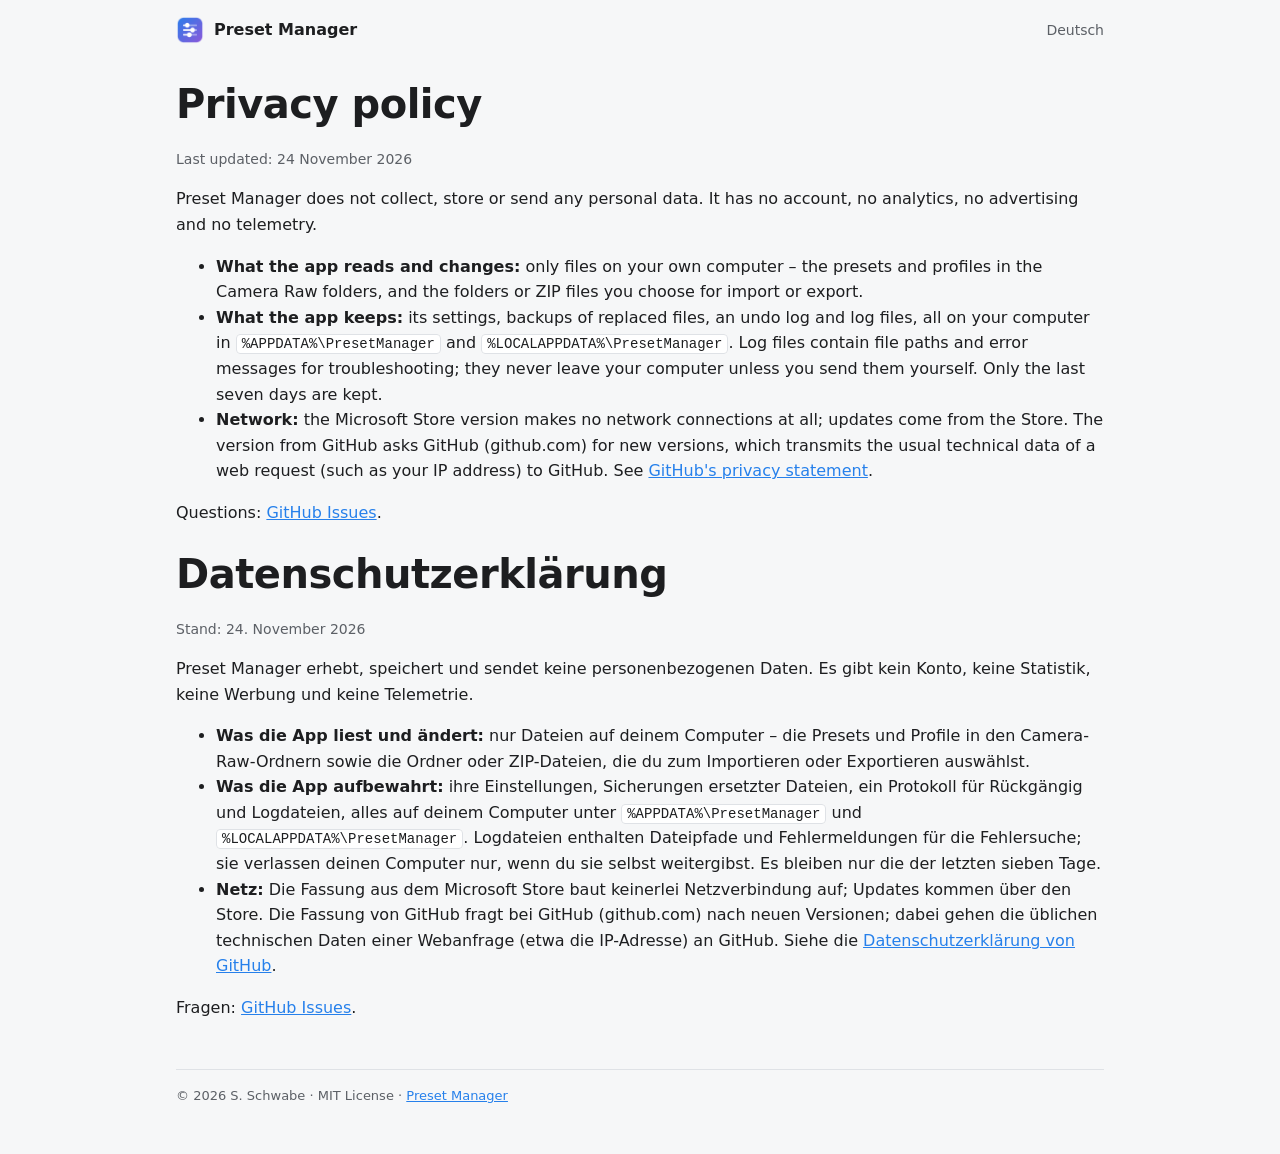
<file: docs/privacy.html>
<!doctype html>
<html lang="en">
<head>
  <meta charset="utf-8">
  <meta name="viewport" content="width=device-width, initial-scale=1">
  <title>Privacy policy – Preset Manager</title>
  <meta name="description" content="Privacy policy of Preset Manager: the app collects and sends no personal data.">
  <link rel="icon" type="image/png" href="icon.png">
  <link rel="stylesheet" href="style.css">
</head>
<body>
  <header class="top">
    <a class="brand" href="index.html"><img src="icon.png" alt="">Preset Manager</a>
    <nav><a href="#deutsch" lang="de">Deutsch</a></nav>
  </header>
  <main>
    <h1>Privacy policy</h1>
    <p class="note">Last updated: 24 November 2026</p>
    <p>Preset Manager does not collect, store or send any personal data. It has no account, no analytics, no advertising and no telemetry.</p>
    <ul>
      <li><strong>What the app reads and changes:</strong> only files on your own computer – the presets and profiles in the Camera Raw folders, and the folders or ZIP files you choose for import or export.</li>
      <li><strong>What the app keeps:</strong> its settings, backups of replaced files, an undo log and log files, all on your computer in <code>%APPDATA%\PresetManager</code> and <code>%LOCALAPPDATA%\PresetManager</code>. Log files contain file paths and error messages for troubleshooting; they never leave your computer unless you send them yourself. Only the last seven days are kept.</li>
      <li><strong>Network:</strong> the Microsoft Store version makes no network connections at all; updates come from the Store. The version from GitHub asks GitHub (github.com) for new versions, which transmits the usual technical data of a web request (such as your IP address) to GitHub. See <a href="https://docs.github.com/site-policy/privacy-policies/github-general-privacy-statement">GitHub's privacy statement</a>.</li>
    </ul>
    <p>Questions: <a href="https://github.com/suebi76/preset-manager/issues">GitHub Issues</a>.</p>

    <h1 id="deutsch" lang="de">Datenschutzerklärung</h1>
    <div lang="de">
      <p class="note">Stand: 24. November 2026</p>
      <p>Preset Manager erhebt, speichert und sendet keine personenbezogenen Daten. Es gibt kein Konto, keine Statistik, keine Werbung und keine Telemetrie.</p>
      <ul>
        <li><strong>Was die App liest und ändert:</strong> nur Dateien auf deinem Computer – die Presets und Profile in den Camera-Raw-Ordnern sowie die Ordner oder ZIP-Dateien, die du zum Importieren oder Exportieren auswählst.</li>
        <li><strong>Was die App aufbewahrt:</strong> ihre Einstellungen, Sicherungen ersetzter Dateien, ein Protokoll für Rückgängig und Logdateien, alles auf deinem Computer unter <code>%APPDATA%\PresetManager</code> und <code>%LOCALAPPDATA%\PresetManager</code>. Logdateien enthalten Dateipfade und Fehlermeldungen für die Fehlersuche; sie verlassen deinen Computer nur, wenn du sie selbst weitergibst. Es bleiben nur die der letzten sieben Tage.</li>
        <li><strong>Netz:</strong> Die Fassung aus dem Microsoft Store baut keinerlei Netzverbindung auf; Updates kommen über den Store. Die Fassung von GitHub fragt bei GitHub (github.com) nach neuen Versionen; dabei gehen die üblichen technischen Daten einer Webanfrage (etwa die IP-Adresse) an GitHub. Siehe die <a href="https://docs.github.com/site-policy/privacy-policies/github-general-privacy-statement">Datenschutzerklärung von GitHub</a>.</li>
      </ul>
      <p>Fragen: <a href="https://github.com/suebi76/preset-manager/issues">GitHub Issues</a>.</p>
    </div>

    <footer>
      © 2026 S. Schwabe · MIT License · <a href="index.html">Preset Manager</a>
    </footer>
  </main>
</body>
</html>
</file>
<file: docs/style.css>
/* Projektseite von Preset Manager (GitHub Pages, Ordner docs/). */
:root {
  --bg: #161718;
  --panel: #1f2022;
  --text: #e6e6e6;
  --muted: #a0a3a8;
  --line: #2e3033;
  --blue: #2680eb;
  --violet: #9256d9;
}
@media (prefers-color-scheme: light) {
  :root {
    --bg: #f6f7f8;
    --panel: #ffffff;
    --text: #1d1e20;
    --muted: #5c6066;
    --line: #dfe2e6;
  }
}
* { box-sizing: border-box; }
body {
  margin: 0;
  background: var(--bg);
  color: var(--text);
  font: 16px/1.6 "Segoe UI", system-ui, -apple-system, sans-serif;
}
main { max-width: 960px; margin: 0 auto; padding: 0 16px 48px; }
header.top {
  display: flex; justify-content: space-between; align-items: center;
  max-width: 960px; margin: 0 auto; padding: 16px;
}
header.top a { color: var(--muted); text-decoration: none; font-size: 14px; }
header.top a:hover { color: var(--text); }
.brand { display: flex; align-items: center; gap: 10px; font-weight: 600; color: var(--text) !important; font-size: 16px !important; }
.brand img { width: 28px; height: 28px; }
.hero { text-align: center; padding: 32px 0 24px; }
.hero img.icon { width: 88px; height: 88px; }
h1 { font-size: 40px; margin: 12px 0 8px; letter-spacing: -0.5px; }
.lead { font-size: 19px; color: var(--muted); max-width: 640px; margin: 0 auto 24px; }
.buttons { display: flex; gap: 12px; justify-content: center; flex-wrap: wrap; }
.button {
  display: inline-block; padding: 10px 20px; border-radius: 8px;
  text-decoration: none; font-weight: 600; border: 1px solid var(--line); color: var(--text);
}
.button.primary { background: var(--blue); border-color: var(--blue); color: #fff; }
.button:hover { filter: brightness(1.1); }
.note { color: var(--muted); font-size: 14px; margin-top: 12px; }
.shot { width: 100%; height: auto; border-radius: 10px; border: 1px solid var(--line); margin: 24px 0; }
h2 { font-size: 24px; margin: 40px 0 12px; }
.grid { display: grid; grid-template-columns: repeat(auto-fit, minmax(260px, 1fr)); gap: 16px; }
.card { background: var(--panel); border: 1px solid var(--line); border-radius: 10px; padding: 16px 18px; }
.card h3 { margin: 0 0 6px; font-size: 17px; }
.card p { margin: 0; color: var(--muted); font-size: 15px; }
code { background: var(--panel); border: 1px solid var(--line); border-radius: 4px; padding: 1px 5px; font-size: 14px; }
table { width: 100%; border-collapse: collapse; font-size: 15px; }
td, th { text-align: left; padding: 8px 10px; border-bottom: 1px solid var(--line); vertical-align: top; }
a { color: var(--blue); }
footer { border-top: 1px solid var(--line); margin-top: 48px; padding-top: 16px; color: var(--muted); font-size: 13px; }
@media (max-width: 600px) {
  h1 { font-size: 32px; }
  .lead { font-size: 17px; }
  td, th { display: block; border: 0; padding: 2px 0; }
  tr { display: block; border-bottom: 1px solid var(--line); padding: 8px 0; }
}
</file>
